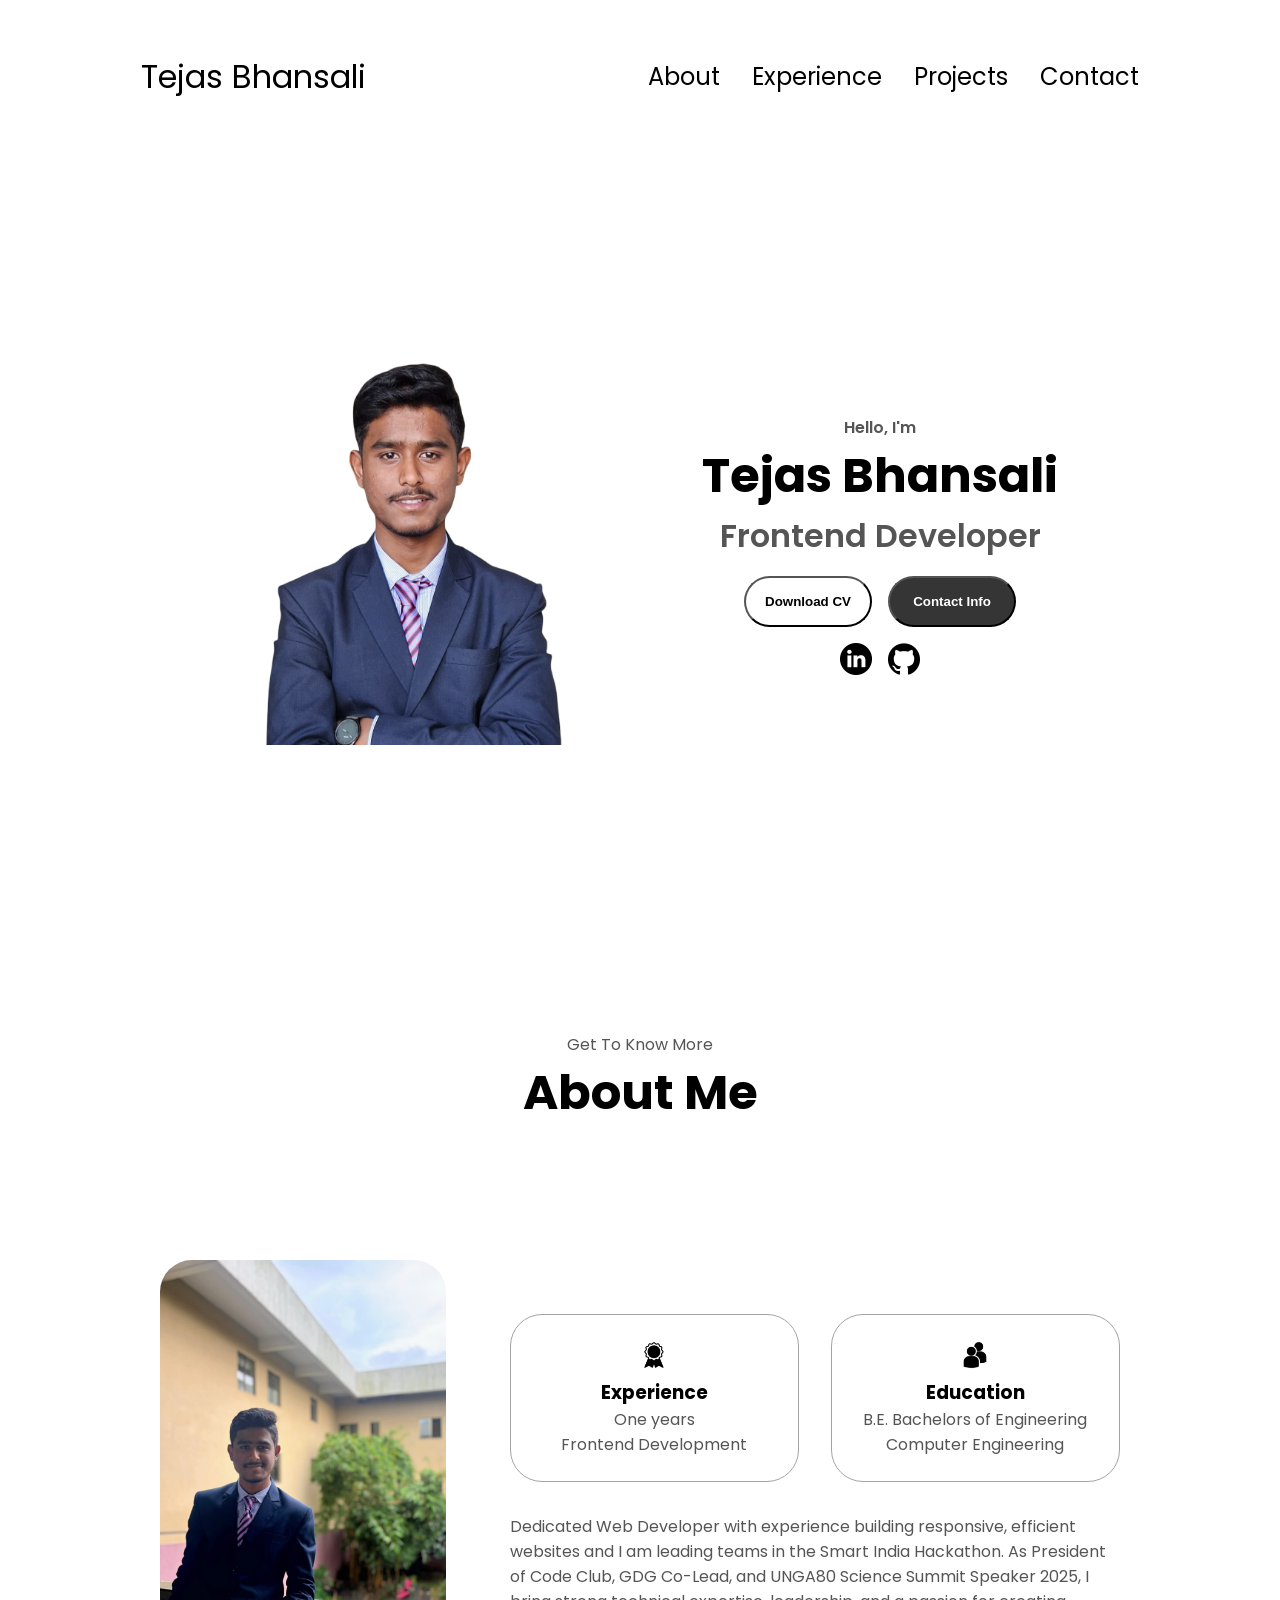
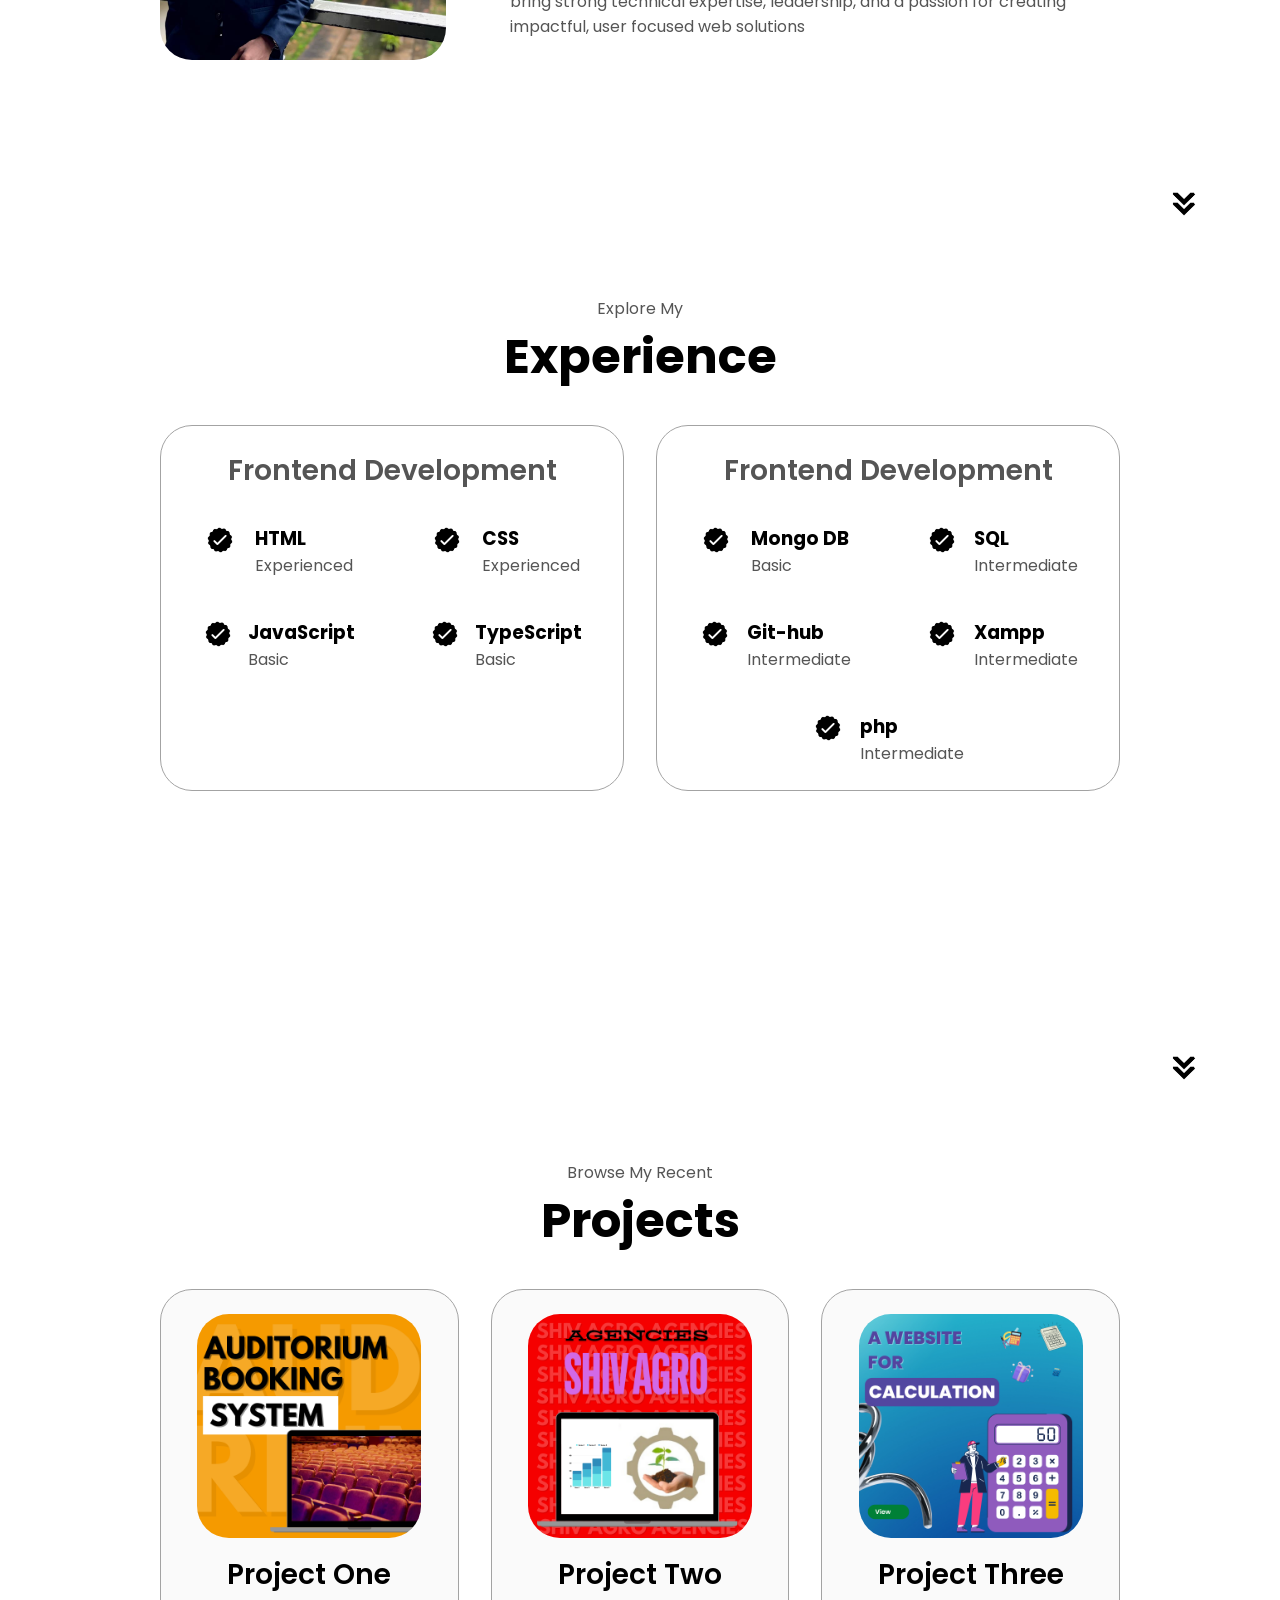
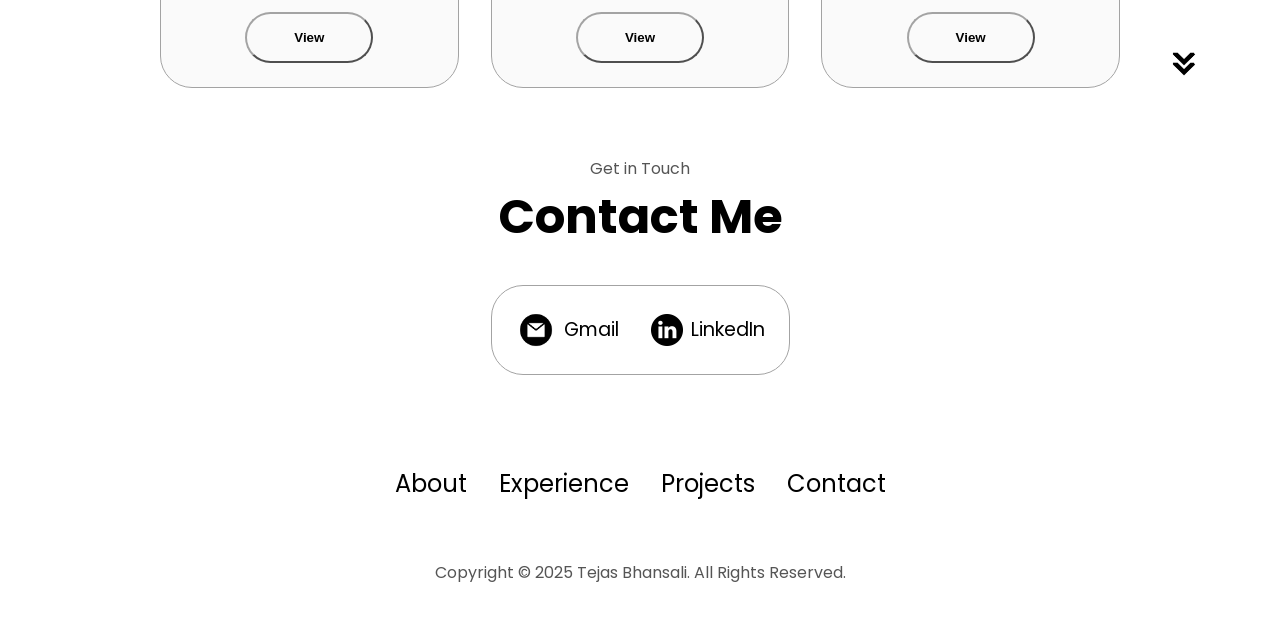
<file: index.html>
<!DOCTYPE html>
<html lang="en">
<head>
    <meta charset="UTF-8">
    <meta name="viewport" content="width=device-width, initial-scale=1.0">
    <title>My Portfolio</title>
    <link rel="stylesheet", href="style.css" \>
    <link rel="stylesheet", href="mediaqueries.css" \>
    <link href="https://unpkg.com/aos@2.3.1/dist/aos.css" rel="stylesheet">

</head>
    <body>
        <nav id="desktop-nav" >
        <div class="logo">Tejas Bhansali</div>
        <div>
            <ul class="nav-links">
            <li><a href="#about" >About</a></li>
            <li><a href="#experience">Experience</a></li>
            <li><a href="#projects">Projects</a></li>
            <li><a href="#contact">Contact</a></li>
            </ul>
        </div>
        </nav>
        <nav id="hamburger-nav" >
        <div class="logo">Tejas Bhansali</div>
        <div class="hamburger-menu">
            <div class="hamburger-icon" onclick="toggleMenu()">
            <span></span>
            <span></span>
            <span></span>
        </div>
            <div class="menu-links">
            <li><a href="#about" onclick="toggleMenu()" >About</a></li>
            <li><a href="#experience" onclick="toggleMenu()">Experience</a></li>
            <li><a href="#projects" onclick="toggleMenu()">Projects</a></li>
            <li><a href="#contact" onclick="toggleMenu()">Contact</a></li>
            </div>
        </div>
        </nav>
    <section id="profile"  >
      <div class="section__pic-container">
        <img src="./assets/profile-pic.png" data-aos="fade-right" alt="Tejas Bhansali Profile Picture" />
      </div>
      <div class="section__text">
        <p class="section__text__p1" data-aos="fade-left">Hello, I'm</p>
        <h1 class="title" data-aos="fade-left">Tejas Bhansali</h1>
        <p class="section__text__p2" data-aos="fade-left">Frontend Developer</p>
        <div class="btn-container" data-aos="zoom-out">
          <button
            class="btn btn-color-2" 
            onclick="window.open('./assets/Tejas Bhansali.pdf')"
          >
            Download CV
          </button>
          <button class="btn btn-color-1" onclick="location.href='contact.html'">
            Contact Info
          </button>
        </div>
        <div id="socials-container" >
          <img
            src="./assets/linkedin.png"
            alt="My LinkedIn profile"
            data-aos="fade-left"
            class="icon"
            onclick="location.href='https://www.linkedin.com/in/tejas-bhansali-0a80332a4/'"
          />
          <img
            src="./assets/github.png"
            alt="My Github profile"
            data-aos="fade-left"
            class="icon"
            onclick="location.href='https://github.com/Tej07-hub'"
          />
        </div>
      </div>
    </section>
   <section id="about" data-aos="zoom-in">
      <p class="section__text__p1">Get To Know More</p>
      <h1 class="title">About Me</h1>
      <div class="section-container">
        <div class="section__pic-container">
          <img
            src="./assets/about-pic.jpg"
            alt="Profile picture"
            class="about-pic"
          />
        </div>
        <div class="about-details-container">
          <div class="about-containers">
            <div class="details-container">
              <img
                src="./assets/experience.png"
                alt="Experience icon"
                class="icon"
              />
              <h3>Experience</h3>
              <p>One years <br />Frontend Development</p>
            </div>
            <div class="details-container">
              <img
                src="./assets/education.png"
                alt="Education icon"
                class="icon"
              />
              <h3>Education</h3>
              <p>B.E. Bachelors of Engineering<br />Computer Engineering</p>
            </div>
          </div>
          <div class="text-container" data-aos="fade-left">
            <p>
              Dedicated Web Developer with experience building responsive, efficient websites and I am leading teams in
                the Smart India Hackathon. As President of Code Club, GDG Co-Lead, and UNGA80 Science Summit
                Speaker 2025, I bring strong technical expertise, leadership, and a passion for creating impactful, user
                focused web solutions
            </p>
          </div>
        </div>
      </div>
      <img
        src="./assets/arrow.png"
        alt="Arrow icon"
        class="icon arrow"
        onclick="location.href='./#experience'"
      />
    </section>
    <section id="experience" data-aos="zoom-in">
      <p class="section__text__p1">Explore My</p>
      <h1 class="title">Experience</h1>
      <div class="experience-details-container">
        <div class="about-containers">
          <div class="details-container">
            <h2 class="experience-sub-title">Frontend Development</h2>
            <div class="article-container">
              <article>
                <img
                  src="./assets/checkmark.png"
                  alt="Experience icon"
                  class="icon"
                />
                <div>
                  <h3>HTML</h3>
                  <p>Experienced</p>
                </div>
              </article>
              <article>
                <img
                  src="./assets/checkmark.png"
                  alt="Experience icon"
                  class="icon"
                />
                <div>
                  <h3>CSS</h3>
                  <p>Experienced</p>
                </div>
              </article>
              <article>
                <img
                  src="./assets/checkmark.png"
                  alt="Experience icon"
                  class="icon"
                />
                <div>
                  <h3>JavaScript</h3>
                  <p>Basic</p>
                </div>
              </article>
              <article>
                <img
                  src="./assets/checkmark.png"
                  alt="Experience icon"
                  class="icon"
                />
                <div>
                  <h3>TypeScript</h3>
                  <p>Basic</p>
                </div>
              </article>
            </div>
          </div>
          <div class="details-container">
            <h2 class="experience-sub-title">Frontend Development</h2>
            <div class="article-container">
              <article>
                <img
                  src="./assets/checkmark.png"
                  alt="Experience icon"
                  class="icon"
                />
                <div>
                  <h3>Mongo DB</h3>
                  <p>Basic</p>
                </div>
              </article>
              <article>
                <img
                  src="./assets/checkmark.png"
                  alt="Experience icon"
                  class="icon"
                />
                <div>
                  <h3>SQL</h3>
                  <p>Intermediate</p>
                </div>
              </article>
             
              <article>
                <img
                  src="./assets/checkmark.png"
                  alt="Experience icon"
                  class="icon"
                />
                <div>
                  <h3>Git-hub</h3>
                  <p>Intermediate</p>
                </div>
              </article>
              <article>
                <img
                  src="./assets/checkmark.png"
                  alt="Experience icon"
                  class="icon"
                />
                <div>
                  <h3>Xampp</h3>
                  <p>Intermediate</p>
                </div>
              </article>
               <article>
                <img
                  src="./assets/checkmark.png"
                  alt="Experience icon"
                  class="icon"
                />
                <div>
                  <h3>php</h3>
                  <p>Intermediate</p>
                </div>
              </article>
            </div>
          </div>
        </div>
      </div>
      <img
        src="./assets/arrow.png"
        alt="Arrow icon"
        class="icon arrow"
        onclick="location.href='./#projects'"
      />
    </section>
    <section id="projects" data-aos="zoom-in">
      <p class="section__text__p1">Browse My Recent</p>
      <h1 class="title">Projects</h1>
      <div class="experience-details-container">
        <div class="about-containers">
          <div class="details-container color-container">
            <div class="article-container"data-aos="zoom-in-up">
              <img
                src="./assets/1.png"
                alt="Project 1"
                class="project-img"
              />
            </div>
            <h2 class="experience-sub-title project-title">Project One</h2>
            <div class="btn-container">
              <button
                class="btn btn-color-2 project-btn"
                onclick="location.href='https://brilliant-speculoos-4a1422.netlify.app/'"
              >
                View
              </button>
            </div>
          </div>
          <div class="details-container color-container">
            <div class="article-container" data-aos="zoom-in-up">
              <img
                src="./assets/2.png"
                alt="Project 2"
                class="project-img"
              />
            </div>
            <h2 class="experience-sub-title project-title">Project Two</h2>
            <div class="btn-container">
              <button
                  class="btn btn-color-2 project-btn"
                  onclick="location.href='https://imaginative-puppy-0e05ee.netlify.app/'"
                >
                View
              </button>
            </div>
          </div>
          <div class="details-container color-container">
            <div class="article-container" data-aos="zoom-in-up">
              <img
                src="./assets/3.png"
                alt="Project 3"
                class="project-img"
              />
            </div>
            <h2 class="experience-sub-title project-title">Project Three</h2>
            <div class="btn-container">
              <button
                class="btn btn-color-2 project-btn"
                onclick="location.href='https://striking-indigo-6eq0gfkiul.edgeone.app/'"
              >
                View
              </button>
            </div>
          </div>
        </div>
      </div>
      <img
        src="./assets/arrow.png"
        alt="Arrow icon"
        class="icon arrow"
        onclick="location.href='./#contact'"
      />
    </section>
    <section id="contact" data-aos="zoom-in">
      <p class="section__text__p1">Get in Touch</p>
      <h1 class="title">Contact Me</h1>
      <div class="contact-info-upper-container">
        <div class="contact-info-container">
          <img
            src="./assets/email.png"
            alt="Email icon"
            class="icon contact-icon email-icon"
          />
          <p><a href="mailto:bhansalitejas07@gmail.com">Gmail</a></p>
        </div>
        <div class="contact-info-container">
          <img
            src="./assets/linkedin.png"
            alt="LinkedIn icon"
            class="icon contact-icon"
          />
          <p><a href="https://www.linkedin.com/in/tejas-bhansali-0a80332a4/">LinkedIn</a></p>
        </div>
      </div>
    </section>
     <footer>
      <nav>
        <div class="nav-links-container">
          <ul class="nav-links">
            <li><a href="#about">About</a></li>
            <li><a href="#experience">Experience</a></li>
            <li><a href="#projects">Projects</a></li>
            <li><a href="#contact">Contact</a></li>
          </ul>
        </div>
      </nav>
      <p>Copyright &#169; 2025 Tejas Bhansali. All Rights Reserved.</p>
    </footer>
        <script src="script.js"></script>
        <script src="https://unpkg.com/aos@2.3.1/dist/aos.js"></script>
        <script>
          AOS.init({
            duration: 1000, // Animation duration (in ms)
            once: true,     // Animation happens only once while scrolling
          });
        </script>

    </body>
</html>
</file>
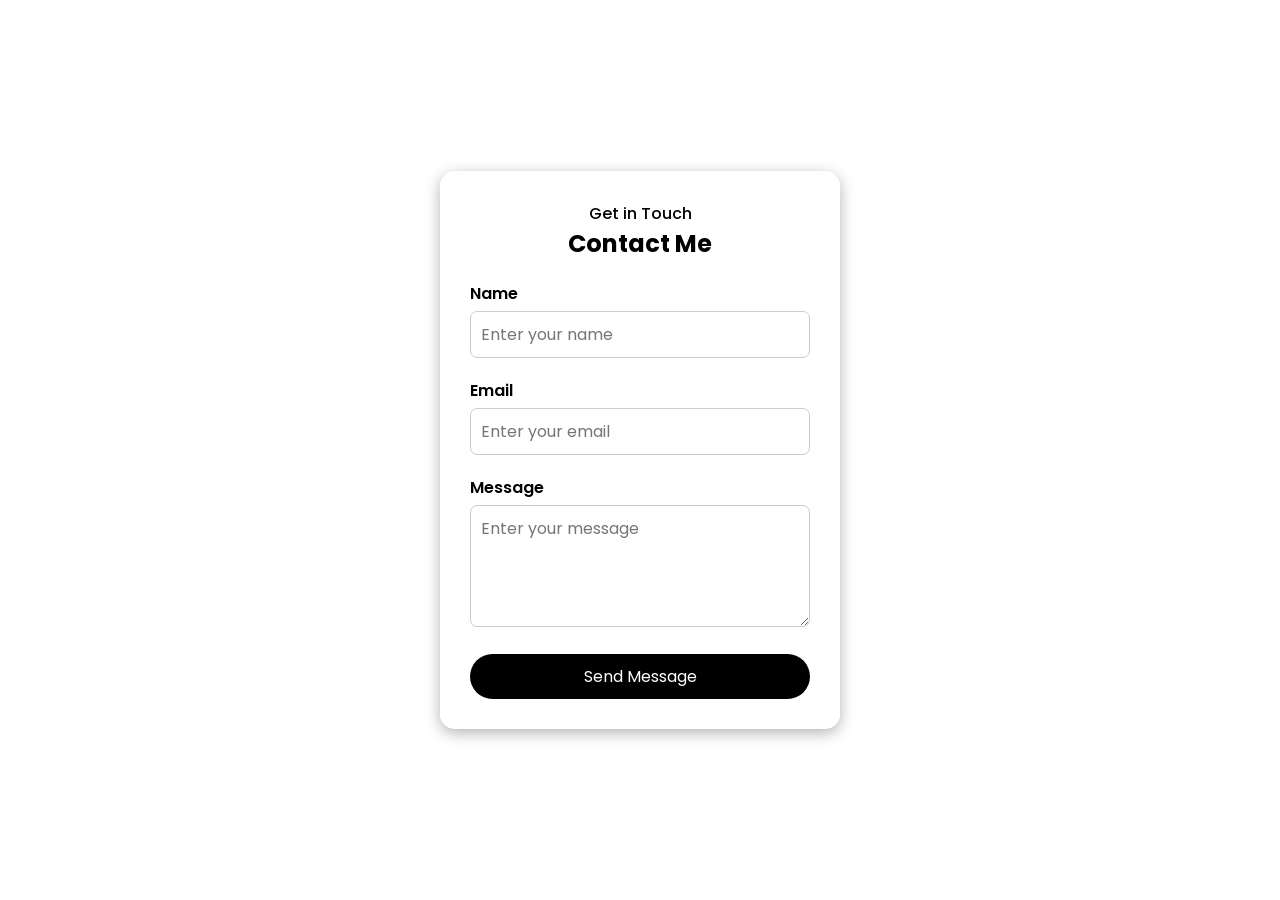
<file: contact.html>
<!DOCTYPE html>
<html lang="en">
<head>
  <meta charset="UTF-8" />
  <meta name="viewport" content="width=device-width, initial-scale=1.0"/>
  <title>Contact Form</title>

  <!-- AOS Animation CSS -->
  <link href="https://unpkg.com/aos@2.3.1/dist/aos.css" rel="stylesheet">

  <style>
    @import url('https://fonts.googleapis.com/css2?family=Poppins:wght@300;400;500;600;700&display=swap');
    
    * {
      margin: 0;
      padding: 0;
      box-sizing: border-box;
    }

    body {
      font-family: 'Poppins', sans-serif;
      height: 100vh;
      width: 100%;
      display: flex;
      justify-content: center;
      align-items: center;
      background: url('https://wallpapercave.com/wp/wp10054802.jpg') no-repeat center center fixed;
      background-size: cover;
    }

    form {
      background: rgba(255, 255, 255, 0.9);
      padding: 30px;
      border-radius: 15px;
      width: 90%;
      max-width: 400px;
      box-shadow: 0 4px 15px rgba(0, 0, 0, 0.3);
    }

    p {
      text-align: center;
      font-weight: 500;
      color: black;
    }

    h2 {
      text-align: center;
      margin-bottom: 20px;
      color: black;
    }

    label {
      font-weight: 600;
      color: black;
      display: block;
      margin-top: 10px;
      margin-bottom: 5px;
    }

    input, textarea {
      width: 100%;
      padding: 10px;
      border: 1px solid #ccc;
      border-radius: 7px;
      font-size: 16px;
      margin-bottom: 10px;
      outline: none;
      font-family: 'Poppins', sans-serif;
    }

    input:focus, textarea:focus {
      border-color: #333;
    }

    button {
      width: 100%;
      background: black;
      color: white;
      padding: 10px;
      border: none;
      border-radius: 2rem;
      cursor: pointer;
      font-size: 16px;
      margin-top: 10px;
      font-family: 'Poppins', sans-serif;
      transition: 0.3s;
    }

    button:hover {
      background: rgb(85, 85, 85);
    }
  </style>
</head>
<body>

  <!-- Fixed missing quote + added AOS animation -->
 <form action="submit.php" method="POST" data-aos="zoom-in">

    <p>Get in Touch</p>
    <h2>Contact Me</h2>

    <label for="name">Name</label>
    <input type="text" id="name" name="name" placeholder="Enter your name" required>

    <label for="email">Email</label>
    <input type="email" id="email" name="email" placeholder="Enter your email" required>

    <label for="message">Message</label>
    <textarea id="message" name="message" rows="4" placeholder="Enter your message" required></textarea>

    <button type="submit">Send Message</button>
  </form>

  <!-- AOS Script -->
  <script src="https://unpkg.com/aos@2.3.1/dist/aos.js"></script>
  <script>
    AOS.init();
  </script>

</body>
</html>
</file>
<file: style.css>
@import url('https://fonts.googleapis.com/css2?family=Poppins:wght@300;400;500;600;700;800&display=swap');

*{
    margin: 0;
    padding:0;
}

body{
     font-family: "Poppins", sans-serif;
}
html{
    scroll-behavior: smooth;
}
 p{
    color: rgb(85,85,85);
    
 }
 a, .btn{
    transition: all 300ms ease;

 }
 nav, .nav-links{
    display: flex;
 }

 nav{
    justify-content: space-around;
    align-items: center;
    height:17vh;
 }
 .nav-links{
    gap: 2rem;
    list-style: none;
    font-size: 1.5rem;
 }

a {
  color: black;
  text-decoration: none;
  text-decoration-color: white;
}

a:hover {
  color: grey;
  text-decoration: underline;
  text-underline-offset: 1rem;
  text-decoration-color: rgb(181, 181, 181);
}

.logo {
  font-size: 2rem;
}
 .logo:hover{
    cursor: default;
 }

#hamburger-nav {
  display: none;
}

.hamburger-menu {
  position: relative;
  display: inline-block;
}

.hamburger-icon {
  display: flex;
  flex-direction: column;
  justify-content: space-between;
  height: 24px;
  width: 30px;
  cursor: pointer;
}

.hamburger-icon span {
  width: 100%;
  height: 2px;
  background-color: black;
  transition: all 0.3 ease-in-out;
}

.menu-links {
  position: absolute;
  top: 100%;
  right: 0;
  background-color: white;
  width: fit-content;
  max-height: 0;
  overflow: hidden;
  transition: all 0.3 ease-in-out;
}

.menu-links a {
  display: block;
  padding: 10px;
  text-align: center;
  font-size: 1.5rem;
  color: black;
  text-decoration: none;
  transition: all 0.3 ease-in-out;
}

.menu-links li {
  list-style: none;
}

.menu-links.open {
  max-height: 300px;
}

.hamburger-icon.open span:first-child {
  transform: rotate(45deg) translate(10px, 5px);
}

.hamburger-icon.open span:nth-child(2) {
  opacity: 0;
}

.hamburger-icon.open span:last-child {
  transform: rotate(-45deg) translate(10px, -5px);
}

.hamburger-icon span:first-child {
  transform: none;
}

.hamburger-icon span:first-child {
  opacity: 1;
}

.hamburger-icon span:first-child {
  transform: none;
}

section {
  padding-top: 4vh;
  height: 96vh;
  margin: 0 10rem;
  box-sizing: border-box;
  min-height: fit-content;
}

.section-container {
  display: flex;
}

#profile {
  display: flex;
  justify-content: center;
  gap: 5rem;
  height: 80vh;
}
.section__pic-container {
  display: flex;
  height: 500px;
  width: 500px;
  margin: auto 0;
}

.section__text {
  align-self: center;
  text-align: center;
}

.section__text p {
  font-weight: 600;
}

.section__text__p1 {
  text-align: center;
}

.section__text__p2 {
  font-size: 2rem;
  margin-bottom: 1rem;
}

.title {
  font-size: 3rem;
  text-align: center;
}

#socials-container {
  display: flex;
  justify-content: center;
  margin-top: 1rem;
  gap: 1rem;
}


.icon {
  cursor: pointer;
  height: 2rem;
}

.btn-container{
  display: flex;
  justify-content: center;
  gap: 1rem;

}
.btn{
  font-weight:600;
  transition: all 300ms ease;
  padding:1rem;
  width:8rem;
  border-radius:2rem ;

}
.btn-color-1 , .btn-color-2{
  border:rgb(53,53,53)0.1,1rem solid;

}

.btn-color-1 :hover,
 .btn-color-2:hover{
  cursor: pointer;
}

.btn-color-1,
 .btn-color-2:hover{
  background: rgb(53,53,53);
  color:white;
}

.btn-color-1 :hover
{
  background:rgb(0,0,0);

}
.btn-color-2{
  background: none;
}
.btn-color-2:hover{
  border:rgb(255,255,255)0,1rem solid
}

.btn-container{
  gap: 1rem;
}

#about {
  position: relative;
}

.about-containers {
  gap: 2rem;
  margin-bottom: 2rem;
  margin-top: 2rem;
}

.about-details-container {
  justify-content: center;
  flex-direction: column;
}

.about-containers,
.about-details-container {
  display: flex;
}

.about-pic {
  border-radius: 2rem;
}

.arrow {
  position: absolute;
  right: -5rem;
  bottom: 2.5rem;
}

.details-container {
  padding: 1.5rem;
  flex: 1;
  background: white;
  border-radius: 2rem;
  border: rgb(53, 53, 53) 0.1rem solid;
  border-color: rgb(163, 163, 163);
  text-align: center;
}

.section-container {
  gap: 4rem;
  height: 80%;
}

.section__pic-container {
  height: 400px;
  width: 400px;
  margin: auto 0;
}

#experience {
  position: relative;
}

.experience-sub-title {
  color: rgb(85, 85, 85);
  font-weight: 600;
  font-size: 1.75rem;
  margin-bottom: 2rem;
}

.experience-details-container {
  display: flex;
  justify-content: center;
  flex-direction: column;
}

.article-container {
  display: flex;
  text-align: initial;
  flex-wrap: wrap;
  flex-direction: row;
  gap: 2.5rem;
  justify-content: space-around;
}

article {
  display: flex;
  width: 10rem;
  justify-content: space-around;
  gap: 0.5rem;
}

article .icon {
  cursor: default;
}

#projects {
  position: relative;
}

.color-container {
  border-color: rgb(163, 163, 163);
  background: rgb(250, 250, 250);
}

.project-img {
  border-radius: 2rem;
  width: 90%;
  height: 90%;
}

.project-title {
  margin: 1rem;
  color: black;
}

.project-btn {
  color: black;
  border-color: rgb(163, 163, 163);
}

#contact {
  display: flex;
  justify-content: center;
  flex-direction: column;
  height: 70vh;
}

.contact-info-upper-container {
  display: flex;
  justify-content: center;
  border-radius: 2rem;
  border: rgb(53, 53, 53) 0.1rem solid;
  border-color: rgb(163, 163, 163);
  background: (250, 250, 250);
  margin: 2rem auto;
  padding: 0.5rem;
}

.contact-info-container {
  display: flex;
  align-items: center;
  justify-content: center;
  gap: 0.5rem;
  margin: 1rem;
}

.contact-info-container p {
  font-size: larger;
}

.contact-icon {
  cursor: default;
}

.email-icon {
  height: 2.5rem;
}



footer {
  height: 26vh;
  margin: 0 1rem;
}

footer p {
  text-align: center;
}
</file>
<file: mediaqueries.css>
@media screen and (max-width: 1400px) {
  #profile {
    height: 83vh;
    margin-bottom: 6rem;
  }
  .about-containers {
    flex-wrap: wrap;
  }
  #contact,
  #projects {
    height: fit-content;
  }
}

@media screen and (max-width: 1200px) {
  #desktop-nav {
    display: none;
  }
  #hamburger-nav {
    display: flex;
  }
  #experience,
  .experience-details-container {
    margin-top: 2rem;
  }
  #profile,
  .section-container {
    display: block;
  }
  .arrow {
    display: none;
  }
  section,
  .section-container {
    height: fit-content;
  }
  section {
    margin: 0 5%;
  }
  .section__pic-container {
    width: 275px;
    height: 275px;
    margin: 0 auto 2rem;
  }
  .about-containers {
    margin-top: 0;
  }
}

@media screen and (max-width: 600px) {
  #contact,
  footer {
    height: 40vh;
  }
  #profile {
    height: 83vh;
    margin-bottom: 0;
  }
  article {
    font-size: 1rem;
  }
  footer nav {
    height: fit-content;
    margin-bottom: 2rem;
  }
  .about-containers,
  .contact-info-upper-container,
  .btn-container {
    flex-wrap: wrap;
  }
  .contact-info-container {
    margin: 0;
  }
  .contact-info-container p,
  .nav-links li a {
    font-size: 1rem;
  }
  .experience-sub-title {
    font-size: 1.25rem;
  }
  .logo {
    font-size: 1.5rem;
  }
  .nav-links {
    flex-direction: column;
    gap: 0.5rem;
    text-align: center;
  }
  .section__pic-container {
    width: auto;
    height: 46vw;
    justify-content: center;
  }
  .section__text__p2 {
    font-size: 1.25rem;
  }
  .title {
    font-size: 2rem;
  }
  .text-container {
    text-align: justify;
  }
}
</file>
